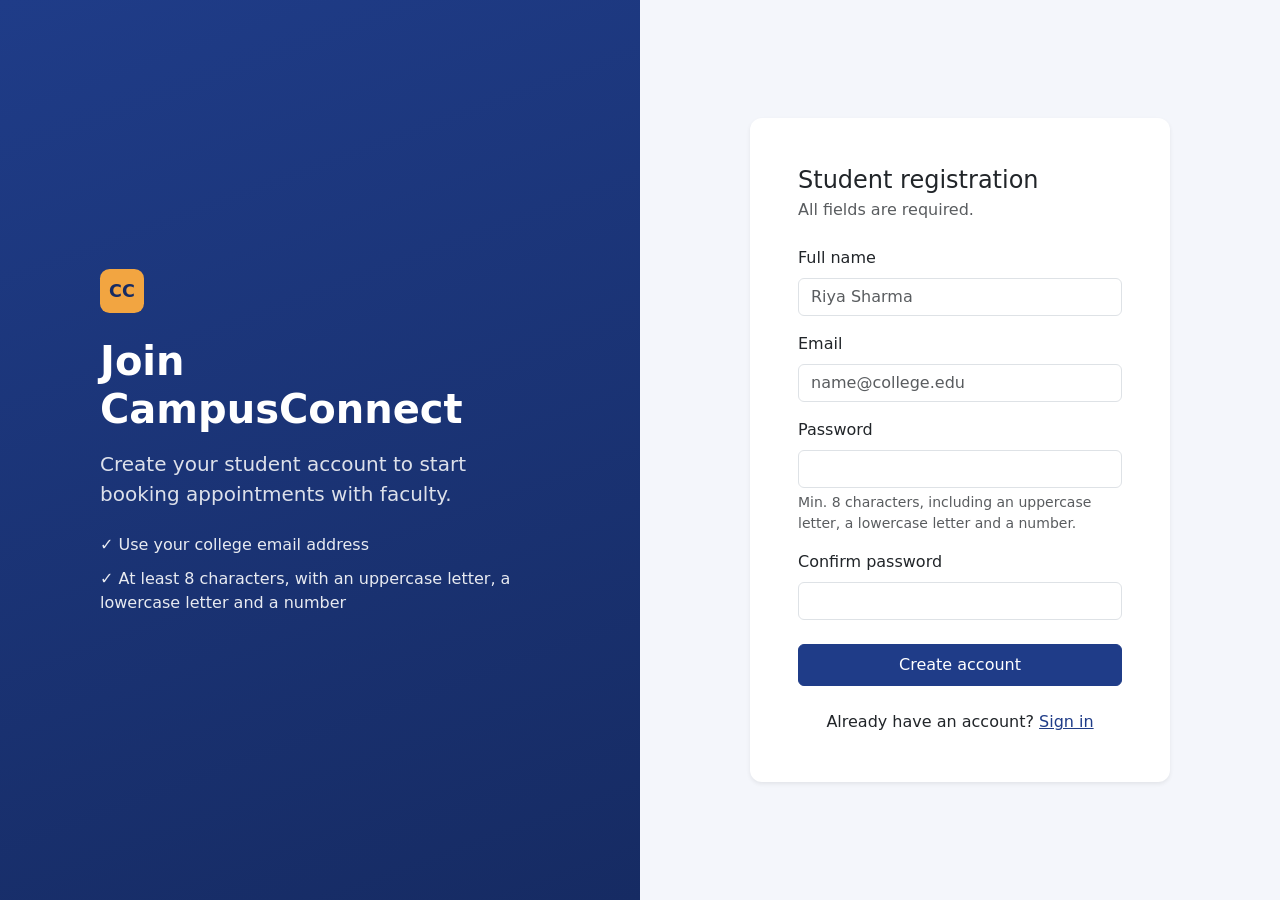
<file: CampusConnect/wwwroot/register.html>
<!DOCTYPE html>
<html lang="en">
<head>
    <meta charset="UTF-8">
    <meta name="viewport" content="width=device-width, initial-scale=1">
    <title>Student Registration – CampusConnect</title>
    <link rel="stylesheet" href="https://cdn.jsdelivr.net/npm/bootstrap@5.3.3/dist/css/bootstrap.min.css">
    <link rel="stylesheet" href="css/style.css">
    <link rel="icon" href="data:,"> <!-- no favicon yet: stops the browser asking for /favicon.ico -->
</head>
<body>
    <div class="container-fluid">
        <div class="row auth-wrapper">

            <div class="col-lg-6 d-none d-lg-flex auth-brand align-items-center p-5">
                <div class="mx-auto" style="max-width: 440px;">
                    <span class="brand-mark mb-4">CC</span>
                    <h1 class="display-6 fw-semibold mb-3">Join CampusConnect</h1>
                    <p class="lead mb-4">Create your student account to start booking appointments with faculty.</p>
                    <ul class="list-unstyled">
                        <li>&#10003; Use your college email address</li>
                        <li>&#10003; At least 8 characters, with an uppercase letter, a lowercase letter and a number</li>
                    </ul>
                </div>
            </div>

            <div class="col-lg-6 d-flex align-items-center justify-content-center p-4">
                <div class="card auth-card shadow-sm">
                    <div class="card-body p-4 p-md-5">
                        <div class="d-lg-none text-center mb-3">
                            <span class="brand-mark">CC</span>
                            <div class="fw-semibold mt-2">CampusConnect</div>
                        </div>

                        <h2 class="h4 mb-1">Student registration</h2>
                        <p class="text-muted mb-4">All fields are required.</p>

                        <div id="alertBox" class="mb-3"></div>

                        <!-- There is deliberately NO role field: every public registration is a Student. -->
                        <form id="registerForm" novalidate>
                            <div class="mb-3">
                                <label for="fullName" class="form-label">Full name</label>
                                <input type="text" id="fullName" class="form-control" placeholder="Riya Sharma"
                                       autocomplete="name" required minlength="2" maxlength="100">
                                <div class="invalid-feedback">Please enter your full name (at least 2 characters).</div>
                            </div>

                            <div class="mb-3">
                                <label for="email" class="form-label">Email</label>
                                <input type="email" id="email" class="form-control" placeholder="name@college.edu"
                                       autocomplete="email" required>
                                <div class="invalid-feedback">Please enter a valid email address.</div>
                            </div>

                            <div class="mb-3">
                                <label for="password" class="form-label">Password</label>
                                <input type="password" id="password" class="form-control"
                                       autocomplete="new-password" required minlength="8"
                                       aria-describedby="passwordHelp">
                                <div id="passwordHelp" class="form-text">
                                    Min. 8 characters, including an uppercase letter, a lowercase letter and a number.
                                </div>
                                <div class="invalid-feedback">Password must be at least 8 characters.</div>
                            </div>

                            <div class="mb-4">
                                <label for="confirmPassword" class="form-label">Confirm password</label>
                                <input type="password" id="confirmPassword" class="form-control"
                                       autocomplete="new-password" required>
                                <div class="invalid-feedback">Passwords do not match.</div>
                            </div>

                            <button type="submit" id="registerButton" class="btn btn-primary w-100 py-2">Create account</button>
                        </form>

                        <p class="text-center mt-4 mb-0">
                            Already have an account? <a href="index.html">Sign in</a>
                        </p>
                    </div>
                </div>
            </div>

        </div>
    </div>

    <script src="js/api.js"></script>
    <script src="js/auth.js"></script>
</body>
</html>
</file>
<file: CampusConnect/wwwroot/css/style.css>
/* =====================================================================
   CampusConnect - custom styles (Bootstrap 5 does most of the work)
   ===================================================================== */

:root {
    --cc-primary: #1f3c88;        /* deep college blue */
    --cc-primary-dark: #162b63;
    --cc-accent: #f2a541;         /* warm accent for highlights */
    --cc-bg: #f4f6fb;
    --cc-text-muted: #6c757d;
}

body {
    background-color: var(--cc-bg);
    font-family: system-ui, -apple-system, "Segoe UI", Roboto, "Helvetica Neue", Arial, sans-serif;
}

/* Protected pages start hidden until dashboard.js has checked the login,
   so a logged-out user never sees a flash of the page. */
body.auth-pending main,
body.auth-pending nav {
    visibility: hidden;
}

/* ---------- Buttons in the brand colour ---------- */
.btn-primary {
    --bs-btn-bg: var(--cc-primary);
    --bs-btn-border-color: var(--cc-primary);
    --bs-btn-hover-bg: var(--cc-primary-dark);
    --bs-btn-hover-border-color: var(--cc-primary-dark);
    --bs-btn-active-bg: var(--cc-primary-dark);
    --bs-btn-active-border-color: var(--cc-primary-dark);
    --bs-btn-disabled-bg: var(--cc-primary);
    --bs-btn-disabled-border-color: var(--cc-primary);
}

a {
    color: var(--cc-primary);
}

/* ---------- Login / Register layout ---------- */
.auth-wrapper {
    min-height: 100vh;
}

.auth-brand {
    background: linear-gradient(160deg, var(--cc-primary) 0%, var(--cc-primary-dark) 100%);
    color: #fff;
}

.auth-brand .lead {
    color: rgba(255, 255, 255, 0.85);
}

.auth-brand ul li {
    margin-bottom: 0.6rem;
    color: rgba(255, 255, 255, 0.9);
}

.brand-mark {
    display: inline-flex;
    align-items: center;
    justify-content: center;
    width: 2.75rem;
    height: 2.75rem;
    border-radius: 0.6rem;
    background-color: var(--cc-accent);
    color: var(--cc-primary-dark);
    font-weight: 700;
    font-size: 1.1rem;
}

.auth-card {
    width: 100%;
    max-width: 420px;
    border: none;
    border-radius: 0.75rem;
}

.form-label {
    font-weight: 500;
}

.status-dot::before {
    content: "\25CF";     /* a small filled circle */
    margin-right: 0.35rem;
}

/* ---------- Dashboard pages ---------- */
.navbar-cc {
    background-color: var(--cc-primary);
}

.navbar-cc .navbar-brand {
    font-weight: 600;
}

.page-header {
    border-bottom: 1px solid #e3e7ef;
    padding-bottom: 1rem;
    margin-bottom: 1.5rem;
}

.info-card {
    border: none;
    border-radius: 0.75rem;
}

/* ---------- Sidebar ---------- */
.sidebar {
    background-color: #fff;
    border-bottom: 1px solid #e3e7ef;
}

@media (min-width: 768px) {
    .sidebar {
        border-bottom: none;
        border-right: 1px solid #e3e7ef;
        min-height: calc(100vh - 56px);   /* full height below the navbar */
    }
}

.sidebar .nav-link {
    color: #344054;
    border-radius: 0.5rem;
}

.sidebar .nav-link:hover {
    background-color: #eef2fa;
}

.sidebar .nav-link.active {
    background-color: var(--cc-primary);
    color: #fff;
}

/* ---------- Statistic cards ---------- */
.stat-card {
    border: none;
    border-radius: 0.75rem;
    border-left: 4px solid var(--cc-primary);
    box-shadow: 0 1px 2px rgba(16, 24, 40, 0.06);
}

.stat-card.stat-pending   { border-left-color: #ffc107; }
.stat-card.stat-approved  { border-left-color: #0d6efd; }
.stat-card.stat-rejected  { border-left-color: #dc3545; }
.stat-card.stat-completed { border-left-color: #198754; }
.stat-card.stat-cancelled { border-left-color: #6c757d; }

.stat-label {
    font-size: 0.8rem;
    text-transform: uppercase;
    letter-spacing: 0.04em;
    color: var(--cc-text-muted);
}

.stat-value {
    font-size: 1.75rem;
    font-weight: 600;
}

/* ---------- Tables ---------- */
.table th {
    font-size: 0.85rem;
    color: var(--cc-text-muted);
    font-weight: 600;
}

/* Long reasons wrap instead of stretching the table */
.reason-cell {
    max-width: 260px;
    white-space: normal;
    word-break: break-word;
}

/* ---------- Booking: slot choices ---------- */
.slot-option {
    min-width: 9.5rem;
    text-align: left;
}

.btn-check:checked + .slot-option .text-muted {
    color: rgba(255, 255, 255, 0.85) !important;
}
</file>
